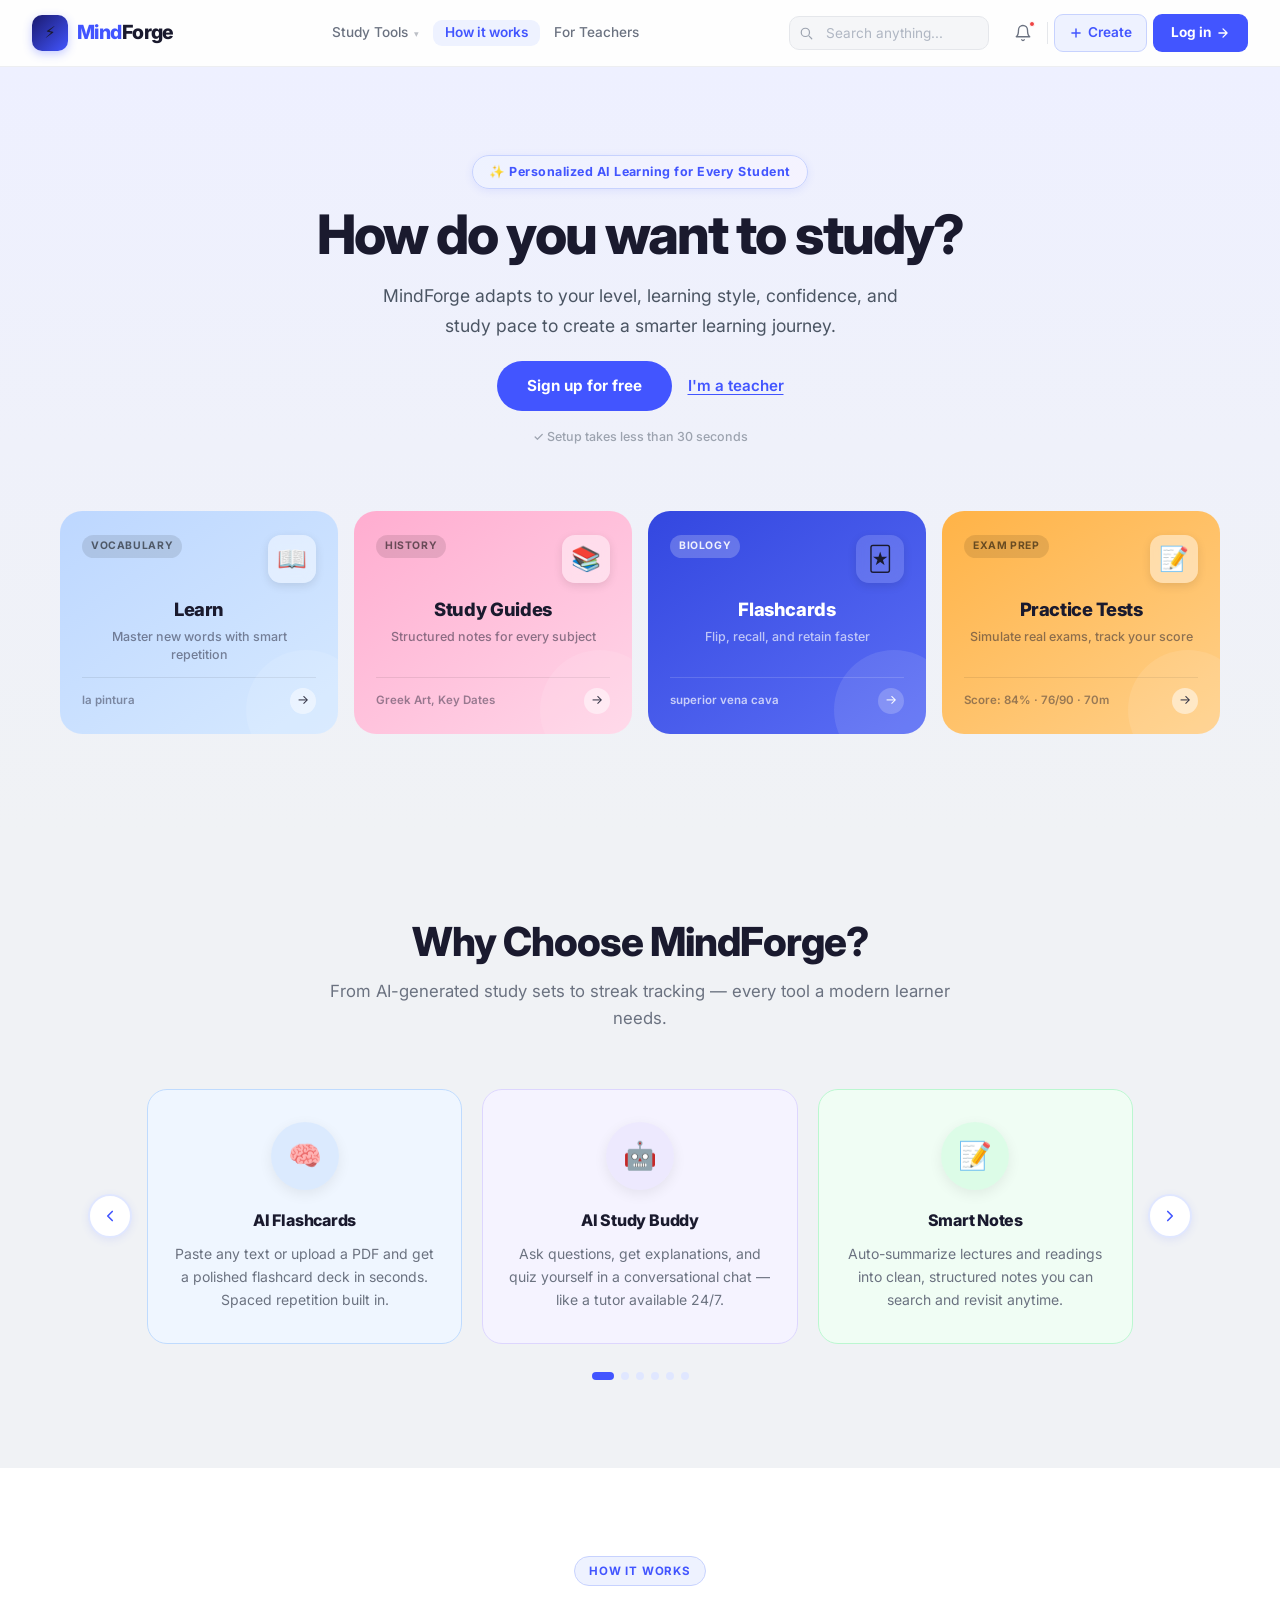
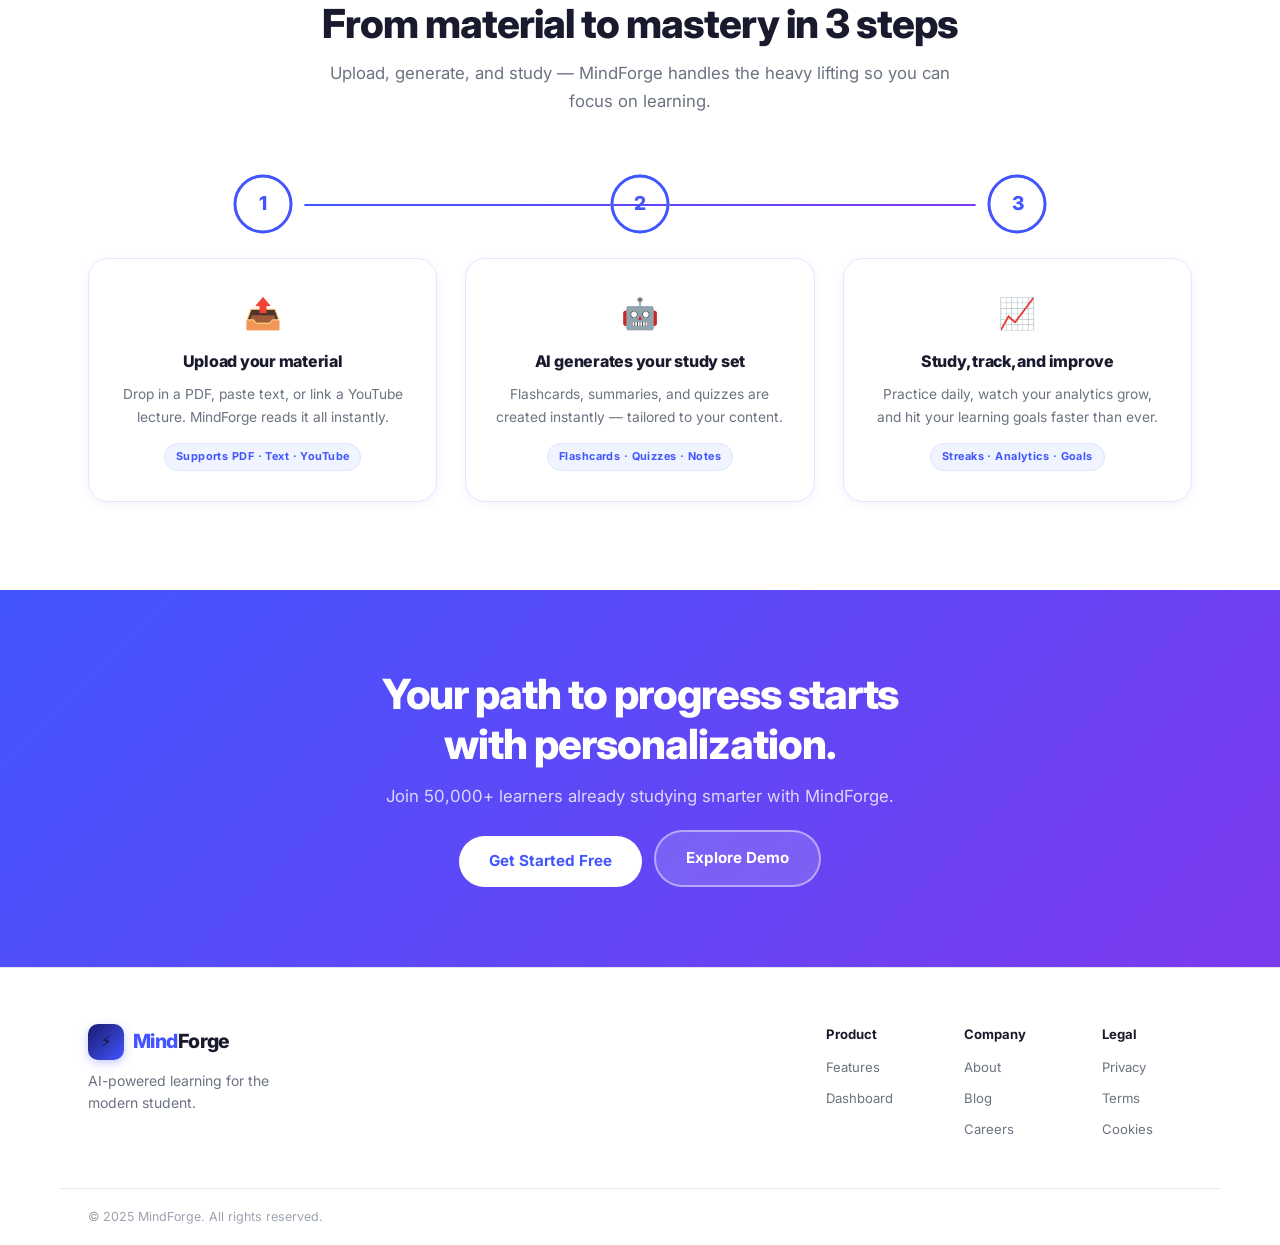
<file: mindforge/frontend/index.html>
<!DOCTYPE html>
<html lang="en">
<head>
  <meta charset="UTF-8" />
  <meta name="viewport" content="width=device-width, initial-scale=1.0" />
  <title>MindForge — AI-Powered Learning</title>
  <link rel="icon" href="data:image/svg+xml,<svg xmlns='http://www.w3.org/2000/svg' viewBox='0 0 100 100'><text y='.9em' font-size='90'>⚡</text></svg>" />
  <link rel="preconnect" href="https://fonts.googleapis.com" />
  <link rel="preconnect" href="https://fonts.gstatic.com" crossorigin />
  <link href="https://fonts.googleapis.com/css2?family=Inter:wght@400;500;600;700;800&display=swap" rel="stylesheet" />
  <link rel="stylesheet" href="assets/css/styles.css" />
  <link rel="stylesheet" href="assets/css/index.css" />
</head>
<body>

  <!-- NAV -->
  <nav class="nav" id="mainNav">
    <div class="nav-inner">

      <!-- Logo -->
      <a href="#" class="logo">
        <div class="logo-avatar">⚡</div>
        <span class="logo-text"><span class="logo-mind">Mind</span><span class="logo-forge">Forge</span></span>
      </a>

      <!-- Center links -->
      <nav class="nav-links">
        <a href="#features" class="nav-link active">Study Tools <span class="nav-caret">▾</span></a>
        <a href="#how" class="nav-link">How it works</a>
        <a href="#" class="nav-link">For Teachers</a>
      </nav>

      <!-- Search -->
      <div class="nav-search">
        <svg class="search-icon" viewBox="0 0 20 20" fill="none"><circle cx="8.5" cy="8.5" r="5.5" stroke="#9ca3af" stroke-width="1.6"/><path d="M13.5 13.5L17 17" stroke="#9ca3af" stroke-width="1.6" stroke-linecap="round"/></svg>
        <input type="text" placeholder="Search anything..." />
      </div>

      <!-- Right actions -->
      <div class="nav-right">

        <!-- Bell -->
        <button class="nav-icon-btn" aria-label="Notifications">
          <svg viewBox="0 0 24 24" fill="none" stroke="currentColor" stroke-width="1.8" stroke-linecap="round" stroke-linejoin="round">
            <path d="M18 8A6 6 0 0 0 6 8c0 7-3 9-3 9h18s-3-2-3-9"/>
            <path d="M13.73 21a2 2 0 0 1-3.46 0"/>
          </svg>
          <span class="notif-dot"></span>
        </button>

        <div class="nav-divider"></div>

        <a href="signup.html" class="nav-create">
          <svg width="14" height="14" viewBox="0 0 24 24" fill="none" stroke="currentColor" stroke-width="2.5" stroke-linecap="round"><path d="M12 5v14M5 12h14"/></svg>
          Create
        </a>

        <a href="login.html" class="btn-login">
          Log in
          <svg width="14" height="14" viewBox="0 0 24 24" fill="none" stroke="currentColor" stroke-width="2.2" stroke-linecap="round" stroke-linejoin="round"><path d="M5 12h14M12 5l7 7-7 7"/></svg>
        </a>
      </div>

      <button class="hamburger" id="hamburger" aria-label="Menu">
        <span></span><span></span><span></span>
      </button>
    </div>

    <!-- Mobile menu -->
    <div class="mobile-menu" id="mobileMenu">
      <a href="#features" class="nav-link">Study Tools</a>
      <a href="#how" class="nav-link">How it works</a>
      <a href="#" class="nav-link">For Teachers</a>
      <div class="mobile-divider"></div>
      <a href="signup.html" class="nav-create">＋ Create</a>
      <a href="login.html" class="btn-login">Log in →</a>
    </div>
  </nav>

  <!-- HERO -->
  <section class="hero">
    <div class="hero-inner">
      <div class="hero-badge">✨ Personalized AI Learning for Every Student</div>
      <h1 class="hero-title">How do you want to study?</h1>
      <p class="hero-sub">MindForge adapts to your level, learning style, confidence, and study pace to create a smarter learning journey.</p>
      <div class="hero-actions">
        <a href="signup.html" class="btn-signup">Sign up for free</a>
        <a href="signup.html?teacher=1" class="btn-teacher">I'm a teacher</a>
      </div>
      <p class="hero-trust">✓ Setup takes less than 30 seconds</p>

      <!-- 4 Study Mode Cards -->
      <div class="study-cards">

        <div class="scard scard-blue">
          <div class="scard-top">
            <span class="scard-tag">Vocabulary</span>
            <div class="scard-icon-wrap">📖</div>
          </div>
          <div class="scard-content">
            <div class="scard-title">Learn</div>
            <div class="scard-desc">Master new words with smart repetition</div>
          </div>
          <div class="scard-footer">
            <span class="scard-stat">la pintura</span>
            <span class="scard-arrow">→</span>
          </div>
          <div class="scard-bg-shape"></div>
        </div>

        <div class="scard scard-pink">
          <div class="scard-top">
            <span class="scard-tag">History</span>
            <div class="scard-icon-wrap">📚</div>
          </div>
          <div class="scard-content">
            <div class="scard-title">Study Guides</div>
            <div class="scard-desc">Structured notes for every subject</div>
          </div>
          <div class="scard-footer">
            <span class="scard-stat">Greek Art, Key Dates</span>
            <span class="scard-arrow">→</span>
          </div>
          <div class="scard-bg-shape"></div>
        </div>

        <div class="scard scard-indigo">
          <div class="scard-top">
            <span class="scard-tag scard-tag-light">Biology</span>
            <div class="scard-icon-wrap">🃏</div>
          </div>
          <div class="scard-content">
            <div class="scard-title">Flashcards</div>
            <div class="scard-desc">Flip, recall, and retain faster</div>
          </div>
          <div class="scard-footer">
            <span class="scard-stat">superior vena cava</span>
            <span class="scard-arrow">→</span>
          </div>
          <div class="scard-bg-shape"></div>
        </div>

        <div class="scard scard-peach">
          <div class="scard-top">
            <span class="scard-tag">Exam Prep</span>
            <div class="scard-icon-wrap">📝</div>
          </div>
          <div class="scard-content">
            <div class="scard-title">Practice Tests</div>
            <div class="scard-desc">Simulate real exams, track your score</div>
          </div>
          <div class="scard-footer">
            <span class="scard-stat">Score: 84% · 76/90 · 70m</span>
            <span class="scard-arrow">→</span>
          </div>
          <div class="scard-bg-shape"></div>
        </div>

      </div>
    </div>
  </section>

  <!-- WHY CHOOSE -->
  <section class="section" id="features">
    <div class="container">
      <div class="section-header reveal">
        <h2 class="section-title">Why Choose MindForge?</h2>
        <p class="section-sub">From AI-generated study sets to streak tracking — every tool a modern learner needs.</p>
      </div>

      <!-- Carousel wrapper -->
      <div class="fc-carousel-wrap">
        <button class="fc-nav fc-nav-prev" id="fcPrev" aria-label="Previous">
          <svg viewBox="0 0 24 24" fill="none"><path d="M15 18l-6-6 6-6" stroke="currentColor" stroke-width="2.2" stroke-linecap="round" stroke-linejoin="round"/></svg>
        </button>

        <div class="fc-carousel" id="fcCarousel">
          <div class="fc-track" id="fcTrack">

            <div class="feature-card fc-blue">
              <div class="fc-icon-circle" style="--c:#dbeafe;--s:#3b82f6">🧠</div>
              <h3>AI Flashcards</h3>
              <p>Paste any text or upload a PDF and get a polished flashcard deck in seconds. Spaced repetition built in.</p>
            </div>

            <div class="feature-card fc-purple">
              <div class="fc-icon-circle" style="--c:#ede9fe;--s:#7c3aed">🤖</div>
              <h3>AI Study Buddy</h3>
              <p>Ask questions, get explanations, and quiz yourself in a conversational chat — like a tutor available 24/7.</p>
            </div>

            <div class="feature-card fc-green">
              <div class="fc-icon-circle" style="--c:#dcfce7;--s:#16a34a">📝</div>
              <h3>Smart Notes</h3>
              <p>Auto-summarize lectures and readings into clean, structured notes you can search and revisit anytime.</p>
            </div>

            <div class="feature-card fc-orange">
              <div class="fc-icon-circle" style="--c:#ffedd5;--s:#ea580c">🎯</div>
              <h3>Adaptive Quizzes</h3>
              <p>Quizzes that adjust to your weak spots. The more you practice, the smarter the questions get.</p>
            </div>

            <div class="feature-card fc-pink">
              <div class="fc-icon-circle" style="--c:#fce7f3;--s:#db2777">🔥</div>
              <h3>Streak &amp; Goals</h3>
              <p>Daily streaks, XP points, and goal-setting keep you motivated and consistent over the long haul.</p>
            </div>

            <div class="feature-card fc-teal">
              <div class="fc-icon-circle" style="--c:#ccfbf1;--s:#0d9488">📈</div>
              <h3>Progress Analytics</h3>
              <p>Visual dashboards show exactly what you know, what needs work, and how far you've come.</p>
            </div>

          </div>
        </div>

        <button class="fc-nav fc-nav-next" id="fcNext" aria-label="Next">
          <svg viewBox="0 0 24 24" fill="none"><path d="M9 18l6-6-6-6" stroke="currentColor" stroke-width="2.2" stroke-linecap="round" stroke-linejoin="round"/></svg>
        </button>
      </div>

      <!-- Dots -->
      <div class="fc-dots" id="fcDots"></div>
    </div>
  </section>

  <!-- HOW IT WORKS -->
  <svg style="position:absolute;width:0;height:0;overflow:hidden">
    <defs>
      <linearGradient id="stepGrad" x1="0%" y1="0%" x2="100%" y2="0%">
        <stop offset="0%" stop-color="#4255ff"/>
        <stop offset="100%" stop-color="#7c3aed"/>
      </linearGradient>
    </defs>
  </svg>
  <section class="section section-alt" id="how">
    <div class="container">
      <div class="section-header reveal">
        <div class="steps-eyebrow">How It Works</div>
        <h2 class="section-title">From material to mastery in 3 steps</h2>
        <p class="section-sub">Upload, generate, and study — MindForge handles the heavy lifting so you can focus on learning.</p>
      </div>

      <!-- connector line -->
      <div class="steps-track">
        <div class="steps-line"><div class="steps-line-fill"></div></div>

        <div class="steps-grid">

          <div class="step-card reveal">
            <div class="step-circle">
              <svg class="step-ring" viewBox="0 0 64 64">
                <circle class="step-ring-bg" cx="32" cy="32" r="28"/>
                <circle class="step-ring-fill" cx="32" cy="32" r="28"/>
              </svg>
              <span class="step-circle-num">1</span>
            </div>
            <div class="step-card-body">
              <div class="step-card-icon">📤</div>
              <h3>Upload your material</h3>
              <p>Drop in a PDF, paste text, or link a YouTube lecture. MindForge reads it all instantly.</p>
              <div class="step-card-tag">Supports PDF · Text · YouTube</div>
            </div>
          </div>

          <div class="step-card reveal" style="transition-delay:.15s">
            <div class="step-circle">
              <svg class="step-ring" viewBox="0 0 64 64">
                <circle class="step-ring-bg" cx="32" cy="32" r="28"/>
                <circle class="step-ring-fill" cx="32" cy="32" r="28"/>
              </svg>
              <span class="step-circle-num">2</span>
            </div>
            <div class="step-card-body">
              <div class="step-card-icon">🤖</div>
              <h3>AI generates your study set</h3>
              <p>Flashcards, summaries, and quizzes are created instantly — tailored to your content.</p>
              <div class="step-card-tag">Flashcards · Quizzes · Notes</div>
            </div>
          </div>

          <div class="step-card reveal" style="transition-delay:.3s">
            <div class="step-circle">
              <svg class="step-ring" viewBox="0 0 64 64">
                <circle class="step-ring-bg" cx="32" cy="32" r="28"/>
                <circle class="step-ring-fill" cx="32" cy="32" r="28"/>
              </svg>
              <span class="step-circle-num">3</span>
            </div>
            <div class="step-card-body">
              <div class="step-card-icon">📈</div>
              <h3>Study, track, and improve</h3>
              <p>Practice daily, watch your analytics grow, and hit your learning goals faster than ever.</p>
              <div class="step-card-tag">Streaks · Analytics · Goals</div>
            </div>
          </div>

        </div>
      </div>
    </div>
  </section>

  <!-- CTA BANNER -->
  <section class="cta-banner">
    <div class="container cta-inner">
      <h2>Your path to progress starts<br>with personalization.</h2>
      <p>Join 50,000+ learners already studying smarter with MindForge.</p>
      <div class="cta-btns">
        <a href="signup.html" class="btn-signup">Get Started Free</a>
        <a href="#profiling" class="btn-demo">Explore Demo</a>
      </div>
    </div>
  </section>

  <!-- FOOTER -->
  <footer class="footer">
    <div class="container footer-inner">
      <div class="footer-brand">
        <a href="#" class="logo">
          <div class="logo-avatar"><span>⚡</span></div>
          <span class="logo-text"><span class="logo-mind">Mind</span><span class="logo-forge">Forge</span></span>
        </a>
        <p>AI-powered learning for the modern student.</p>
      </div>
      <div class="footer-links">
        <div>
          <strong>Product</strong>
          <a href="#features">Features</a>
          <a href="dashboard.html">Dashboard</a>
        </div>
        <div>
          <strong>Company</strong>
          <a href="#">About</a>
          <a href="#">Blog</a>
          <a href="#">Careers</a>
        </div>
        <div>
          <strong>Legal</strong>
          <a href="#">Privacy</a>
          <a href="#">Terms</a>
          <a href="#">Cookies</a>
        </div>
      </div>
    </div>
    <div class="container footer-bottom">
      <span>© 2025 MindForge. All rights reserved.</span>
    </div>
  </footer>

  <script src="assets/js/main.js"></script>
</body>
</html>
</file>
<file: mindforge/frontend/assets/css/styles.css>
/* ── Reset & Base ─────────────────────────────────────────── */
*, *::before, *::after { box-sizing: border-box; margin: 0; padding: 0; }

:root {
  --font: 'Inter', system-ui, sans-serif;
  --c-bg: #f0f2f5;
  --c-surface: #ffffff;
  --c-border: #e5e7eb;
  --c-text: #1a1a2e;
  --c-muted: #6b7280;
  --c-primary: #4255ff;
  --c-primary-dark: #3347e0;
  --radius: 16px;
  --shadow-sm: 0 1px 4px rgba(0,0,0,.06);
  --shadow-md: 0 4px 20px rgba(0,0,0,.08);
  --transition: .18s ease;
}

html { scroll-behavior: smooth; }
body {
  font-family: var(--font);
  background: var(--c-bg);
  color: var(--c-text);
  line-height: 1.6;
  -webkit-font-smoothing: antialiased;
  overflow-x: hidden;
}
a { text-decoration: none; color: inherit; }
ul { list-style: none; }
img { display: block; max-width: 100%; }

/* ── Layout ───────────────────────────────────────────────── */
.container { width: 100%; max-width: 1160px; margin: 0 auto; padding: 0 clamp(16px, 3vw, 28px); }
.section { padding: clamp(56px, 8vw, 88px) 0; }
.section-alt { background: #fff; }

/* ── Section header ───────────────────────────────────────── */
.section-header { text-align: center; max-width: 640px; margin: 0 auto clamp(36px, 5vw, 56px); }
.section-title { font-size: clamp(1.6rem, 3.5vw, 2.5rem); font-weight: 800; letter-spacing: -.025em; line-height: 1.2; margin-bottom: 12px; }
.section-sub { color: var(--c-muted); font-size: clamp(.9rem, 1.5vw, 1.05rem); line-height: 1.65; }

/* ── Shared buttons ───────────────────────────────────────── */
.btn-signup {
  display: inline-flex;
  align-items: center;
  justify-content: center;
  background: var(--c-primary);
  color: #fff;
  font-family: var(--font);
  font-size: .95rem;
  font-weight: 700;
  padding: 13px 30px;
  border-radius: 999px;
  border: none;
  cursor: pointer;
  transition: background var(--transition), transform var(--transition), box-shadow var(--transition);
  white-space: nowrap;
}
.btn-signup:hover {
  background: var(--c-primary-dark);
  transform: translateY(-2px);
  box-shadow: 0 8px 24px rgba(66,85,255,.35);
}

/* ══════════════════════════════════════════════════════════
   NAVBAR
   ══════════════════════════════════════════════════════════ */
.nav {
  background: rgba(255,255,255,.9);
  backdrop-filter: blur(20px);
  -webkit-backdrop-filter: blur(20px);
  border-bottom: 1px solid rgba(229,231,235,.7);
  position: sticky;
  top: 0;
  z-index: 200;
  transition: box-shadow .3s ease, background .3s ease;
}
.nav.scrolled {
  background: rgba(255,255,255,.97);
  box-shadow: 0 2px 20px rgba(0,0,0,.08);
}

.nav-inner {
  max-width: 1360px;
  margin: 0 auto;
  padding: 0 clamp(16px, 3vw, 32px);
  height: 66px;
  display: flex;
  align-items: center;
  gap: 8px;
}

/* Logo */
.logo {
  display: flex;
  align-items: center;
  gap: 9px;
  flex-shrink: 0;
  margin-right: 8px;
}
.logo-avatar {
  width: 36px;
  height: 36px;
  border-radius: 10px;
  background: linear-gradient(135deg, #1a1a6e 0%, #4255ff 100%);
  display: flex;
  align-items: center;
  justify-content: center;
  font-size: 1rem;
  flex-shrink: 0;
  box-shadow: 0 3px 10px rgba(66,85,255,.3);
  transition: transform .28s cubic-bezier(.34,1.56,.64,1), box-shadow .28s ease;
}
.logo:hover .logo-avatar {
  transform: rotate(-8deg) scale(1.1);
  box-shadow: 0 5px 16px rgba(66,85,255,.45);
}
.logo-text { font-size: 1.22rem; font-weight: 800; letter-spacing: -.03em; line-height: 1; }
.logo-mind  { color: var(--c-primary); }
.logo-forge { color: var(--c-text); }

/* Center nav links */
.nav-links {
  display: flex;
  align-items: center;
  gap: 2px;
  flex: 1;
  justify-content: center;
}
.nav-link {
  font-size: .85rem;
  font-weight: 500;
  color: var(--c-muted);
  padding: 6px 12px;
  border-radius: 9px;
  transition: color .15s ease, background .15s ease;
  white-space: nowrap;
  line-height: 1;
}
.nav-link:hover { color: var(--c-text); background: #f3f4f6; }
.nav-link.active { color: var(--c-primary); background: #eef2ff; font-weight: 600; }
.nav-caret { font-size: .58rem; opacity: .45; margin-left: 2px; }

/* Search */
.nav-search {
  position: relative;
  display: flex;
  align-items: center;
  flex-shrink: 0;
}
.nav-search input {
  width: 200px;
  padding: 8px 14px 8px 36px;
  border: 1.5px solid var(--c-border);
  border-radius: 10px;
  background: #f5f6f8;
  font-size: .85rem;
  font-family: var(--font);
  color: var(--c-text);
  outline: none;
  transition: border-color .2s ease, background .2s ease, box-shadow .2s ease, width .3s ease;
}
.nav-search input:focus {
  border-color: var(--c-primary);
  background: #fff;
  box-shadow: 0 0 0 3px rgba(66,85,255,.1);
  width: 260px;
}
.nav-search input::placeholder { color: #b0b7c3; }
.search-icon {
  position: absolute;
  left: 10px;
  width: 15px;
  height: 15px;
  pointer-events: none;
  color: #9ca3af;
}

/* Right actions */
.nav-right {
  display: flex;
  align-items: center;
  gap: 6px;
  flex-shrink: 0;
  margin-left: 8px;
}

.nav-icon-btn {
  width: 36px;
  height: 36px;
  border-radius: 9px;
  border: none;
  background: transparent;
  color: var(--c-muted);
  display: flex;
  align-items: center;
  justify-content: center;
  cursor: pointer;
  transition: background .15s ease, color .15s ease, transform .2s ease;
  position: relative;
  flex-shrink: 0;
}
.nav-icon-btn svg { width: 18px; height: 18px; }
.nav-icon-btn:hover { background: #f3f4f6; color: var(--c-text); transform: scale(1.08); }
.notif-dot {
  position: absolute;
  top: 6px; right: 6px;
  width: 6px; height: 6px;
  background: #ef4444;
  border-radius: 50%;
  border: 1.5px solid #fff;
}

.nav-divider { width: 1px; height: 22px; background: var(--c-border); flex-shrink: 0; }

.nav-create {
  display: inline-flex;
  align-items: center;
  gap: 5px;
  font-size: .85rem;
  font-weight: 600;
  color: var(--c-primary);
  padding: 7px 14px;
  border-radius: 9px;
  border: 1.5px solid #c7d2fe;
  background: #eef2ff;
  white-space: nowrap;
  flex-shrink: 0;
  transition: background .15s ease, border-color .15s ease, transform .2s ease;
}
.nav-create:hover { background: #e0e7ff; border-color: var(--c-primary); transform: translateY(-1px); }
.nav-create svg { flex-shrink: 0; }

.btn-login {
  display: inline-flex;
  align-items: center;
  gap: 5px;
  background: var(--c-primary);
  color: #fff;
  font-family: var(--font);
  font-size: .85rem;
  font-weight: 700;
  padding: 8px 18px;
  border-radius: 9px;
  border: none;
  cursor: pointer;
  white-space: nowrap;
  flex-shrink: 0;
  transition: background .15s ease, transform .2s ease, box-shadow .2s ease;
}
.btn-login:hover {
  background: var(--c-primary-dark);
  transform: translateY(-1px);
  box-shadow: 0 5px 16px rgba(66,85,255,.35);
}
.btn-login svg { flex-shrink: 0; }

/* Hamburger */
.hamburger {
  display: none;
  flex-direction: column;
  gap: 5px;
  background: none;
  border: none;
  cursor: pointer;
  padding: 6px;
  border-radius: 8px;
  margin-left: auto;
  flex-shrink: 0;
  transition: background .15s ease;
}
.hamburger:hover { background: #f3f4f6; }
.hamburger span {
  display: block;
  width: 20px;
  height: 2px;
  background: var(--c-text);
  border-radius: 2px;
  transition: transform .28s ease, opacity .28s ease;
}
.hamburger.open span:nth-child(1) { transform: translateY(7px) rotate(45deg); }
.hamburger.open span:nth-child(2) { opacity: 0; transform: scaleX(0); }
.hamburger.open span:nth-child(3) { transform: translateY(-7px) rotate(-45deg); }

/* Mobile menu */
.mobile-menu {
  display: none;
  flex-direction: column;
  padding: 8px 16px 20px;
  border-top: 1px solid var(--c-border);
  background: rgba(255,255,255,.98);
  backdrop-filter: blur(16px);
  gap: 2px;
}
.mobile-menu.open {
  display: flex;
  animation: mobileIn .22s ease both;
}
@keyframes mobileIn {
  from { opacity: 0; transform: translateY(-6px); }
  to   { opacity: 1; transform: translateY(0); }
}
.mobile-menu .nav-link {
  font-size: .92rem;
  padding: 10px 12px;
  border-radius: 10px;
  color: var(--c-muted);
  display: block;
}
.mobile-menu .nav-link:hover { background: #f3f4f6; color: var(--c-text); }
.mobile-divider { height: 1px; background: var(--c-border); margin: 6px 0; }
.mobile-menu .nav-create {
  justify-content: center;
  border-radius: 10px;
  padding: 11px 14px;
  width: 100%;
  font-size: .92rem;
}
.mobile-menu .btn-login {
  justify-content: center;
  border-radius: 10px;
  padding: 11px 14px;
  width: 100%;
  font-size: .92rem;
  margin-top: 2px;
}

/* ── Footer ───────────────────────────────────────────────── */
.footer { background: var(--c-surface); border-top: 1px solid var(--c-border); padding: clamp(40px, 6vw, 56px) 0 0; }
.footer-inner { display: flex; gap: clamp(28px, 5vw, 60px); flex-wrap: wrap; padding-bottom: clamp(28px, 5vw, 48px); }
.footer-brand { flex: 1; min-width: 180px; }
.footer-brand p { margin-top: 10px; font-size: .875rem; color: var(--c-muted); max-width: 220px; line-height: 1.6; }
.footer-links { display: flex; gap: clamp(24px, 4vw, 48px); flex-wrap: wrap; }
.footer-links > div { display: flex; flex-direction: column; gap: 10px; min-width: 90px; }
.footer-links strong { font-size: .82rem; font-weight: 700; margin-bottom: 2px; color: var(--c-text); }
.footer-links a { font-size: .82rem; color: var(--c-muted); transition: color var(--transition); }
.footer-links a:hover { color: var(--c-text); }
.footer-bottom { border-top: 1px solid var(--c-border); padding: 18px clamp(16px, 3vw, 28px); font-size: .78rem; color: #9ca3af; }

/* ── Responsive ───────────────────────────────────────────── */
@media (max-width: 1100px) {
  .nav-links { display: none; }
}
@media (max-width: 860px) {
  .nav-search { display: none; }
}
@media (max-width: 640px) {
  .nav-right { display: none; }
  .hamburger { display: flex; }
  .footer-inner { flex-direction: column; gap: 28px; }
  .footer-links { gap: 24px; }
}
</file>
<file: mindforge/frontend/assets/css/index.css>
/* ═══════════════════════════════════════════════════════════
   INDEX PAGE — Fully Responsive & Bug-Fixed
   ═══════════════════════════════════════════════════════════ */

/* ── HERO ─────────────────────────────────────────────────── */
.hero {
  background: linear-gradient(180deg, #eef0ff 0%, #f0f2f5 100%);
  padding: clamp(52px, 8vw, 88px) clamp(16px, 4vw, 28px) clamp(60px, 9vw, 96px);
}
.hero-inner {
  max-width: 1160px;
  margin: 0 auto;
  display: flex;
  flex-direction: column;
  align-items: center;
  text-align: center;
  gap: 16px;
}
.hero-badge {
  display: inline-flex;
  align-items: center;
  gap: 6px;
  background: linear-gradient(135deg, #eef2ff, #f5f3ff);
  color: var(--c-primary);
  font-size: .78rem;
  font-weight: 700;
  letter-spacing: .04em;
  padding: 6px 16px;
  border-radius: 999px;
  border: 1px solid #c7d2fe;
  box-shadow: 0 2px 8px rgba(66,85,255,.1);
  animation: fadeDown .55s ease both;
}
.hero-title {
  font-size: clamp(1.9rem, 5vw, 3.4rem);
  font-weight: 800;
  letter-spacing: -.035em;
  line-height: 1.1;
  color: var(--c-text);
  animation: fadeDown .6s .08s ease both;
}
.hero-sub {
  color: #4b5563;
  font-size: clamp(.92rem, 1.6vw, 1.1rem);
  max-width: 560px;
  line-height: 1.7;
  animation: fadeDown .6s .16s ease both;
}
.hero-actions {
  display: flex;
  align-items: center;
  gap: 16px;
  flex-wrap: wrap;
  justify-content: center;
  margin-top: 4px;
  animation: fadeDown .6s .24s ease both;
}
.btn-teacher {
  font-size: .95rem;
  font-weight: 600;
  color: var(--c-primary);
  text-decoration: underline;
  text-underline-offset: 3px;
  transition: color var(--transition);
}
.btn-teacher:hover { color: var(--c-primary-dark); }
.hero-trust {
  font-size: .78rem;
  color: #9ca3af;
  font-weight: 500;
  animation: fadeDown .6s .3s ease both;
}

/* ── Study Mode Cards ─────────────────────────────────────── */
.study-cards {
  display: grid;
  grid-template-columns: repeat(4, 1fr);
  gap: 16px;
  width: 100%;
  margin-top: 48px;
  animation: fadeUp .65s .36s ease both;
}
.scard {
  border-radius: 22px;
  padding: 24px 22px 20px;
  cursor: pointer;
  position: relative;
  overflow: hidden;
  display: flex;
  flex-direction: column;
  gap: 12px;
  min-height: 210px;
  transition: transform .28s cubic-bezier(.34,1.56,.64,1), box-shadow .28s ease;
}
.scard:hover { transform: translateY(-7px) scale(1.01); box-shadow: 0 20px 48px rgba(0,0,0,.14); }
.scard-blue   { background: linear-gradient(145deg, #bdd7ff, #d6e9ff); }
.scard-pink   { background: linear-gradient(145deg, #ffadd0, #ffd6e8); }
.scard-indigo { background: linear-gradient(145deg, #3347e0, #5b6ef5); }
.scard-peach  { background: linear-gradient(145deg, #ffb347, #ffd08a); }

.scard-top { display: flex; align-items: flex-start; justify-content: space-between; }
.scard-tag {
  font-size: .65rem; font-weight: 700; letter-spacing: .06em; text-transform: uppercase;
  background: rgba(0,0,0,.1); color: rgba(0,0,0,.55); padding: 3px 9px; border-radius: 999px;
}
.scard-tag-light { background: rgba(255,255,255,.22); color: rgba(255,255,255,.9); }
.scard-icon-wrap {
  width: 48px; height: 48px; border-radius: 13px;
  background: rgba(255,255,255,.45); backdrop-filter: blur(6px);
  display: flex; align-items: center; justify-content: center;
  font-size: 1.5rem; box-shadow: 0 3px 10px rgba(0,0,0,.1);
  transition: transform .28s cubic-bezier(.34,1.56,.64,1); flex-shrink: 0;
}
.scard:hover .scard-icon-wrap { transform: scale(1.12) rotate(-5deg); }
.scard-indigo .scard-icon-wrap { background: rgba(255,255,255,.15); }
.scard-content { flex: 1; }
.scard-title { font-size: 1.15rem; font-weight: 800; color: #1a1a2e; letter-spacing: -.02em; margin-bottom: 4px; }
.scard-indigo .scard-title { color: #fff; }
.scard-desc { font-size: .78rem; font-weight: 500; color: rgba(26,26,46,.5); line-height: 1.45; }
.scard-indigo .scard-desc { color: rgba(255,255,255,.65); }
.scard-footer {
  display: flex; align-items: center; justify-content: space-between;
  padding-top: 10px; border-top: 1px solid rgba(0,0,0,.08);
}
.scard-indigo .scard-footer { border-top-color: rgba(255,255,255,.15); }
.scard-stat { font-size: .72rem; font-weight: 600; color: rgba(26,26,46,.45); white-space: nowrap; overflow: hidden; text-overflow: ellipsis; max-width: 75%; }
.scard-indigo .scard-stat { color: rgba(255,255,255,.7); }
.scard-arrow {
  width: 26px; height: 26px; border-radius: 50%;
  background: rgba(255,255,255,.5); display: flex; align-items: center;
  justify-content: center; font-size: .8rem; color: #1a1a2e; flex-shrink: 0;
  transition: background .2s ease, transform .2s ease;
}
.scard:hover .scard-arrow { background: rgba(255,255,255,.85); transform: translateX(3px); }
.scard-indigo .scard-arrow { background: rgba(255,255,255,.2); color: #fff; }
.scard-indigo:hover .scard-arrow { background: rgba(255,255,255,.35); }
.scard-bg-shape {
  position: absolute; width: 120px; height: 120px; border-radius: 50%;
  background: rgba(255,255,255,.1); bottom: -36px; right: -28px;
  pointer-events: none; transition: transform .4s ease;
}
.scard:hover .scard-bg-shape { transform: scale(1.25); }

/* ── Feature Carousel ─────────────────────────────────────── */
.fc-carousel-wrap {
  display: flex;
  align-items: center;
  gap: 14px;
  position: relative;
}
.fc-carousel {
  flex: 1;
  overflow: hidden;
  min-width: 0;
}
.fc-track {
  display: flex;
  gap: 20px;
  will-change: transform;
  /* transition set by JS */
}

/* Arrow buttons */
.fc-nav {
  width: 44px; height: 44px;
  border-radius: 50%;
  border: 2px solid #e0e7ff;
  background: #fff;
  color: var(--c-primary);
  display: flex; align-items: center; justify-content: center;
  cursor: pointer; flex-shrink: 0;
  box-shadow: 0 2px 8px rgba(66,85,255,.1);
  transition: background .2s ease, border-color .2s ease, transform .22s cubic-bezier(.34,1.56,.64,1), box-shadow .2s ease;
}
.fc-nav svg { width: 18px; height: 18px; }
.fc-nav:hover {
  background: var(--c-primary); border-color: var(--c-primary);
  color: #fff; transform: scale(1.1);
  box-shadow: 0 6px 18px rgba(66,85,255,.3);
}

/* Feature cards */
.feature-card {
  flex: 0 0 calc(33.333% - 14px);
  padding: 32px 26px;
  border-radius: 20px;
  border: 1px solid transparent;
  text-align: center;
  position: relative;
  overflow: hidden;
  transition: transform .28s cubic-bezier(.34,1.56,.64,1), box-shadow .28s ease;
}
.feature-card:hover { transform: translateY(-6px); box-shadow: 0 16px 40px rgba(0,0,0,.1); }
.fc-blue   { background: #eff6ff; border-color: #bfdbfe; }
.fc-purple { background: #f5f3ff; border-color: #ddd6fe; }
.fc-green  { background: #f0fdf4; border-color: #bbf7d0; }
.fc-orange { background: #fff7ed; border-color: #fed7aa; }
.fc-pink   { background: #fdf2f8; border-color: #fbcfe8; }
.fc-teal   { background: #f0fdfa; border-color: #99f6e4; }

/* Circular icon */
.fc-icon-circle {
  width: 68px; height: 68px; border-radius: 50%;
  background: var(--c);
  display: flex; align-items: center; justify-content: center;
  font-size: 1.7rem; margin: 0 auto 18px;
  position: relative;
  box-shadow: 0 4px 14px rgba(0,0,0,.07);
  transition: transform .32s cubic-bezier(.34,1.56,.64,1), box-shadow .32s ease;
}
.fc-icon-circle::after {
  content: ''; position: absolute; inset: -5px; border-radius: 50%;
  border: 2px solid var(--s); opacity: 0; transform: scale(.8);
  transition: opacity .28s ease, transform .28s ease;
}
.feature-card:hover .fc-icon-circle { transform: scale(1.12) rotate(-8deg); box-shadow: 0 8px 24px rgba(0,0,0,.12); }
.feature-card:hover .fc-icon-circle::after { opacity: .3; transform: scale(1); }

@keyframes iconSpin {
  from { transform: rotate(-20deg) scale(.7); opacity: 0; }
  to   { transform: rotate(0deg) scale(1); opacity: 1; }
}
.feature-card.in-view .fc-icon-circle { animation: iconSpin .5s cubic-bezier(.34,1.56,.64,1) both; }

.feature-card h3 { font-size: 1rem; font-weight: 800; color: var(--c-text); margin-bottom: 8px; letter-spacing: -.015em; }
.feature-card p  { font-size: .875rem; color: var(--c-muted); line-height: 1.65; }

/* Dots */
.fc-dots { display: flex; justify-content: center; gap: 7px; margin-top: 28px; }
.fc-dot {
  width: 8px; height: 8px; border-radius: 50%;
  background: #e0e7ff; border: none; cursor: pointer; padding: 0;
  transition: background .2s ease, width .25s ease, border-radius .25s ease;
}
.fc-dot.active { background: var(--c-primary); width: 22px; border-radius: 999px; }

/* ── How it works ─────────────────────────────────────────── */
.steps-eyebrow {
  display: inline-flex; align-items: center;
  background: #eef2ff; color: var(--c-primary);
  font-size: .72rem; font-weight: 700; letter-spacing: .07em; text-transform: uppercase;
  padding: 5px 14px; border-radius: 999px; border: 1px solid #c7d2fe; margin-bottom: 14px;
}
.steps-track { position: relative; }
.steps-line {
  position: absolute; top: 32px;
  left: calc(16.66% + 32px); right: calc(16.66% + 32px);
  height: 2px; background: #e0e7ff; border-radius: 2px; overflow: hidden; z-index: 0;
  pointer-events: none;
}
.steps-line-fill {
  height: 100%; width: 0;
  background: linear-gradient(90deg, var(--c-primary), #7c3aed);
  border-radius: 2px;
  transition: width 1.4s cubic-bezier(.4,0,.2,1);
}
.steps-line-fill.animated { width: 100%; }
.steps-grid {
  display: grid; grid-template-columns: repeat(3, 1fr);
  gap: clamp(16px, 3vw, 28px); position: relative; z-index: 1;
}
.step-card { display: flex; flex-direction: column; align-items: center; text-align: center; }
.step-circle {
  position: relative; width: 64px; height: 64px;
  margin-bottom: 22px; flex-shrink: 0;
  cursor: default;
}
.step-ring { position: absolute; inset: 0; width: 64px; height: 64px; transform: rotate(-90deg); }
.step-ring-bg  { fill: none; stroke: #e0e7ff; stroke-width: 3; }
.step-ring-fill {
  fill: none; stroke: var(--c-primary); stroke-width: 3;
  stroke-linecap: round; stroke-dasharray: 175.9; stroke-dashoffset: 175.9;
  transition: stroke-dashoffset 1.1s cubic-bezier(.4,0,.2,1);
}
.step-circle.animated .step-ring-fill { stroke-dashoffset: 0; }
.step-circle-num {
  position: absolute; inset: 0; display: flex; align-items: center; justify-content: center;
  font-size: 1.2rem; font-weight: 800; color: var(--c-primary); letter-spacing: -.03em;
  transition: transform .28s cubic-bezier(.34,1.56,.64,1);
  z-index: 1;
}
.step-card:hover .step-circle-num { transform: scale(1.15); }
.step-circle::after {
  content: ''; position: absolute; inset: -6px; border-radius: 50%;
  border: 2px solid var(--c-primary); opacity: 0; transform: scale(.85);
  transition: opacity .28s ease, transform .28s ease;
}
.step-card:hover .step-circle::after { opacity: .18; transform: scale(1); }
.step-card-body {
  background: #fff; border: 1px solid #e0e7ff; border-radius: 20px;
  padding: clamp(22px, 3vw, 30px) clamp(18px, 2.5vw, 26px); width: 100%;
  box-shadow: 0 2px 10px rgba(66,85,255,.06);
  transition: transform .28s cubic-bezier(.34,1.56,.64,1), box-shadow .28s ease, border-color .28s ease;
}
.step-card:hover .step-card-body { transform: translateY(-5px); box-shadow: 0 14px 36px rgba(66,85,255,.12); border-color: #c7d2fe; }
.step-card-icon { font-size: 1.9rem; margin-bottom: 12px; display: inline-block; transition: transform .28s cubic-bezier(.34,1.56,.64,1); }
.step-card:hover .step-card-icon { transform: scale(1.15) rotate(-6deg); }
.step-card-body h3 { font-size: 1rem; font-weight: 800; color: var(--c-text); margin-bottom: 8px; letter-spacing: -.015em; }
.step-card-body p  { font-size: .86rem; color: var(--c-muted); line-height: 1.65; margin-bottom: 14px; }
.step-card-tag {
  display: inline-flex; align-items: center;
  background: #f0f4ff; color: var(--c-primary);
  font-size: .68rem; font-weight: 700; letter-spacing: .04em;
  padding: 4px 11px; border-radius: 999px; border: 1px solid #dde5ff;
}

/* ── CTA Banner ───────────────────────────────────────────── */
.cta-banner { background: linear-gradient(135deg, #4255ff 0%, #7c3aed 100%); padding: clamp(56px, 8vw, 80px) 0; }
.cta-inner { text-align: center; display: flex; flex-direction: column; align-items: center; gap: 14px; }
.cta-inner h2 { font-size: clamp(1.6rem, 4vw, 2.6rem); font-weight: 800; color: #fff; letter-spacing: -.025em; line-height: 1.2; }
.cta-inner p  { color: rgba(255,255,255,.78); font-size: clamp(.9rem, 1.5vw, 1.05rem); }
.cta-inner .btn-signup { background: #fff; color: var(--c-primary); margin-top: 6px; }
.cta-inner .btn-signup:hover { background: #f0f0ff; box-shadow: 0 8px 24px rgba(0,0,0,.18); }
.cta-btns { display: flex; gap: 12px; flex-wrap: wrap; justify-content: center; margin-top: 6px; }
.btn-demo {
  display: inline-flex; align-items: center; justify-content: center;
  background: rgba(255,255,255,.15); color: #fff;
  font-family: var(--font); font-size: .95rem; font-weight: 700;
  padding: 13px 30px; border-radius: 999px;
  border: 2px solid rgba(255,255,255,.45);
  transition: background var(--transition), transform var(--transition);
}
.btn-demo:hover { background: rgba(255,255,255,.25); transform: translateY(-1px); }

/* ── Scroll reveal ────────────────────────────────────────── */
.reveal {
  opacity: 0; transform: translateY(28px);
  transition: opacity .6s ease, transform .6s cubic-bezier(.22,1,.36,1);
}
.reveal.visible { opacity: 1; transform: translateY(0); }

/* ── Keyframes ────────────────────────────────────────────── */
@keyframes fadeDown {
  from { opacity: 0; transform: translateY(-14px); }
  to   { opacity: 1; transform: translateY(0); }
}
@keyframes fadeUp {
  from { opacity: 0; transform: translateY(20px); }
  to   { opacity: 1; transform: translateY(0); }
}

/* ══════════════════════════════════════════════════════════
   RESPONSIVE
   ══════════════════════════════════════════════════════════ */

/* Tablet landscape */
@media (max-width: 1100px) {
  .study-cards { grid-template-columns: repeat(2, 1fr); }
  .feature-card { flex: 0 0 calc(50% - 10px); }
}

/* Tablet portrait */
@media (max-width: 768px) {
  .hero { padding: 48px 20px 60px; }
  .study-cards { grid-template-columns: repeat(2, 1fr); gap: 12px; }
  .scard { min-height: 190px; }
  .feature-card { flex: 0 0 calc(100%); }
  .fc-nav { width: 38px; height: 38px; }
  .steps-grid { grid-template-columns: 1fr; gap: 20px; }
  .steps-line { display: none; }
  .cta-btns { flex-direction: column; align-items: center; }
  .btn-demo, .cta-inner .btn-signup { width: 100%; max-width: 320px; }
}

/* Mobile */
@media (max-width: 480px) {
  .hero { padding: 40px 16px 52px; }
  .hero-actions { flex-direction: column; gap: 10px; width: 100%; }
  .hero-actions .btn-signup,
  .hero-actions .btn-teacher { width: 100%; justify-content: center; }
  .study-cards { grid-template-columns: 1fr; gap: 10px; }
  .scard { min-height: 120px; flex-direction: row; align-items: center; padding: 16px 18px; gap: 14px; }
  .scard-top { flex-direction: column-reverse; align-items: flex-start; gap: 6px; }
  .scard-icon-wrap { width: 42px; height: 42px; font-size: 1.25rem; }
  .scard-bg-shape { display: none; }
  .scard-desc { display: none; }
  .steps-grid { grid-template-columns: 1fr; gap: 14px; }
  .step-circle { width: 52px; height: 52px; margin-bottom: 14px; }
  .step-ring { width: 52px; height: 52px; }
  .step-circle-num { font-size: 1rem; }
  .fc-carousel-wrap { gap: 8px; }
  .fc-nav { width: 34px; height: 34px; }
}

/* Small mobile */
@media (max-width: 360px) {
  .hero-title { font-size: 1.65rem; }
  .hero-badge { font-size: .7rem; padding: 5px 12px; }
  .scard-title { font-size: 1rem; }
}
</file>
